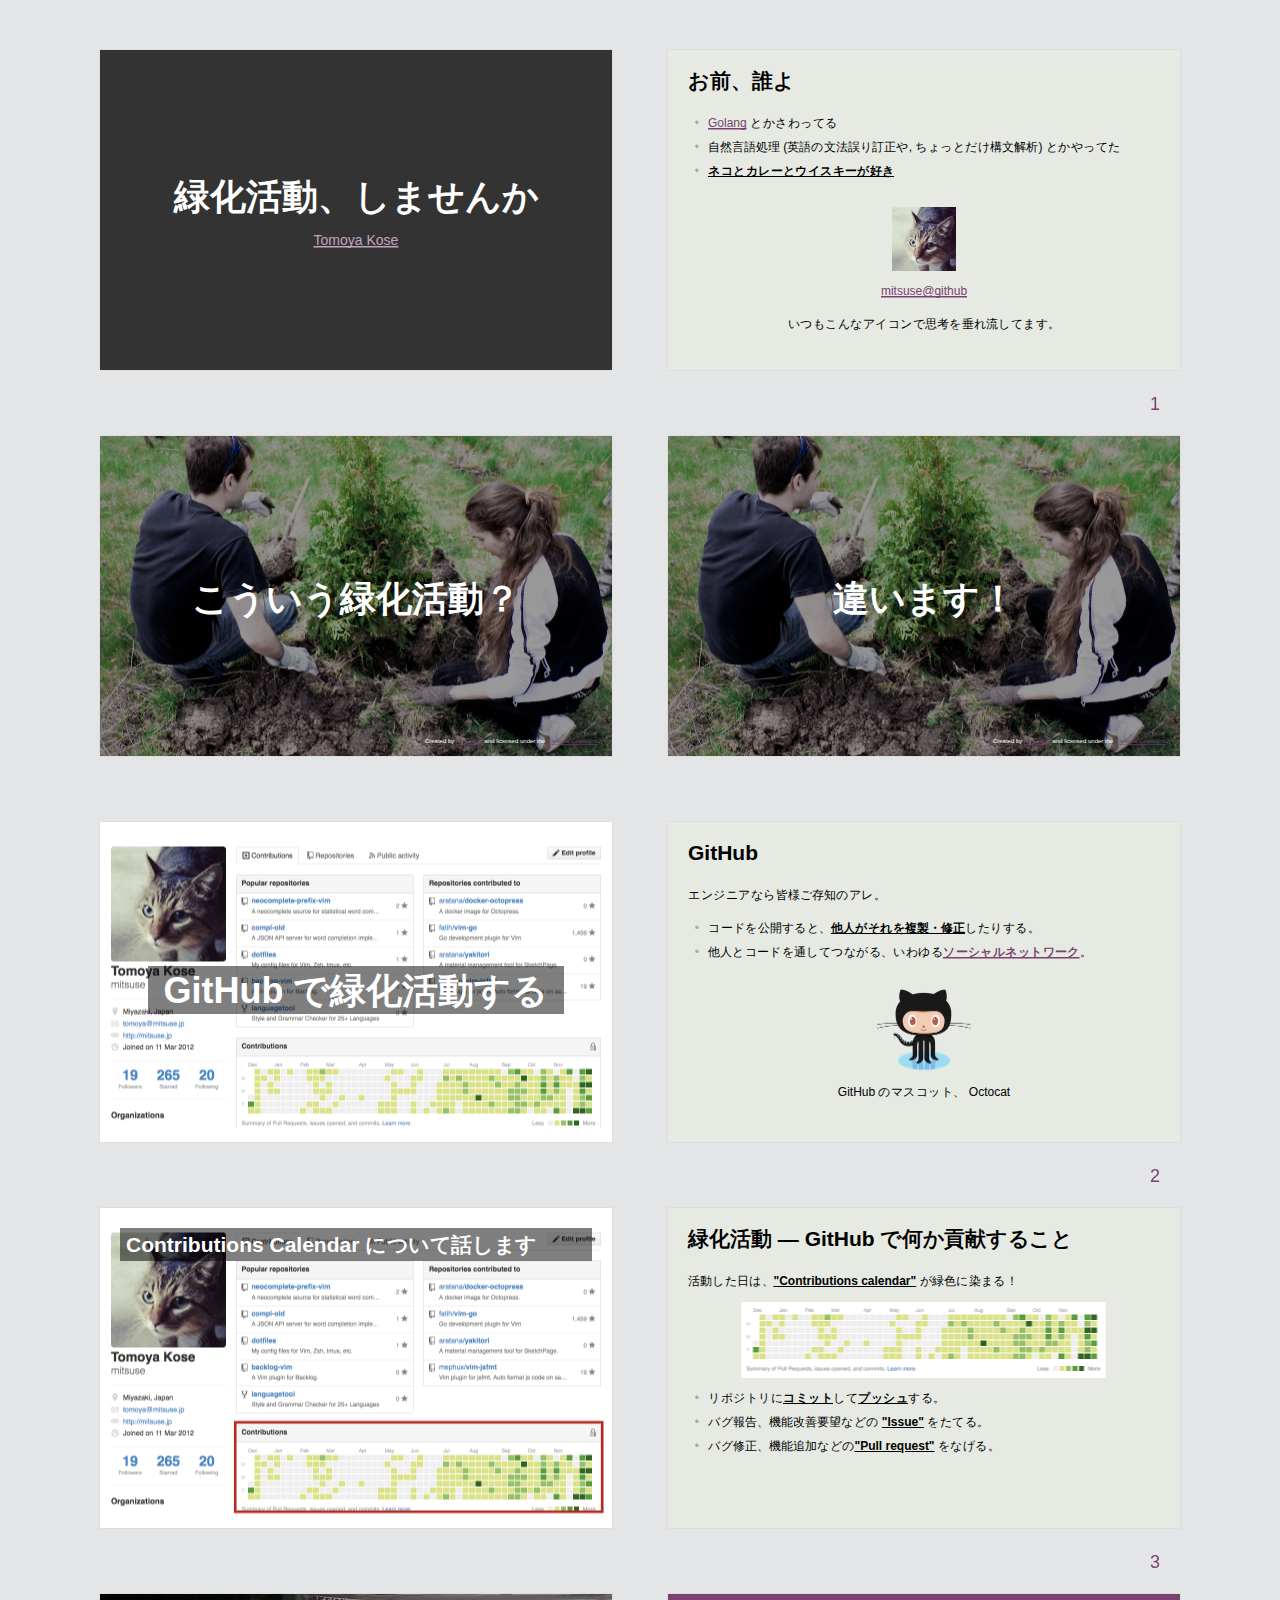
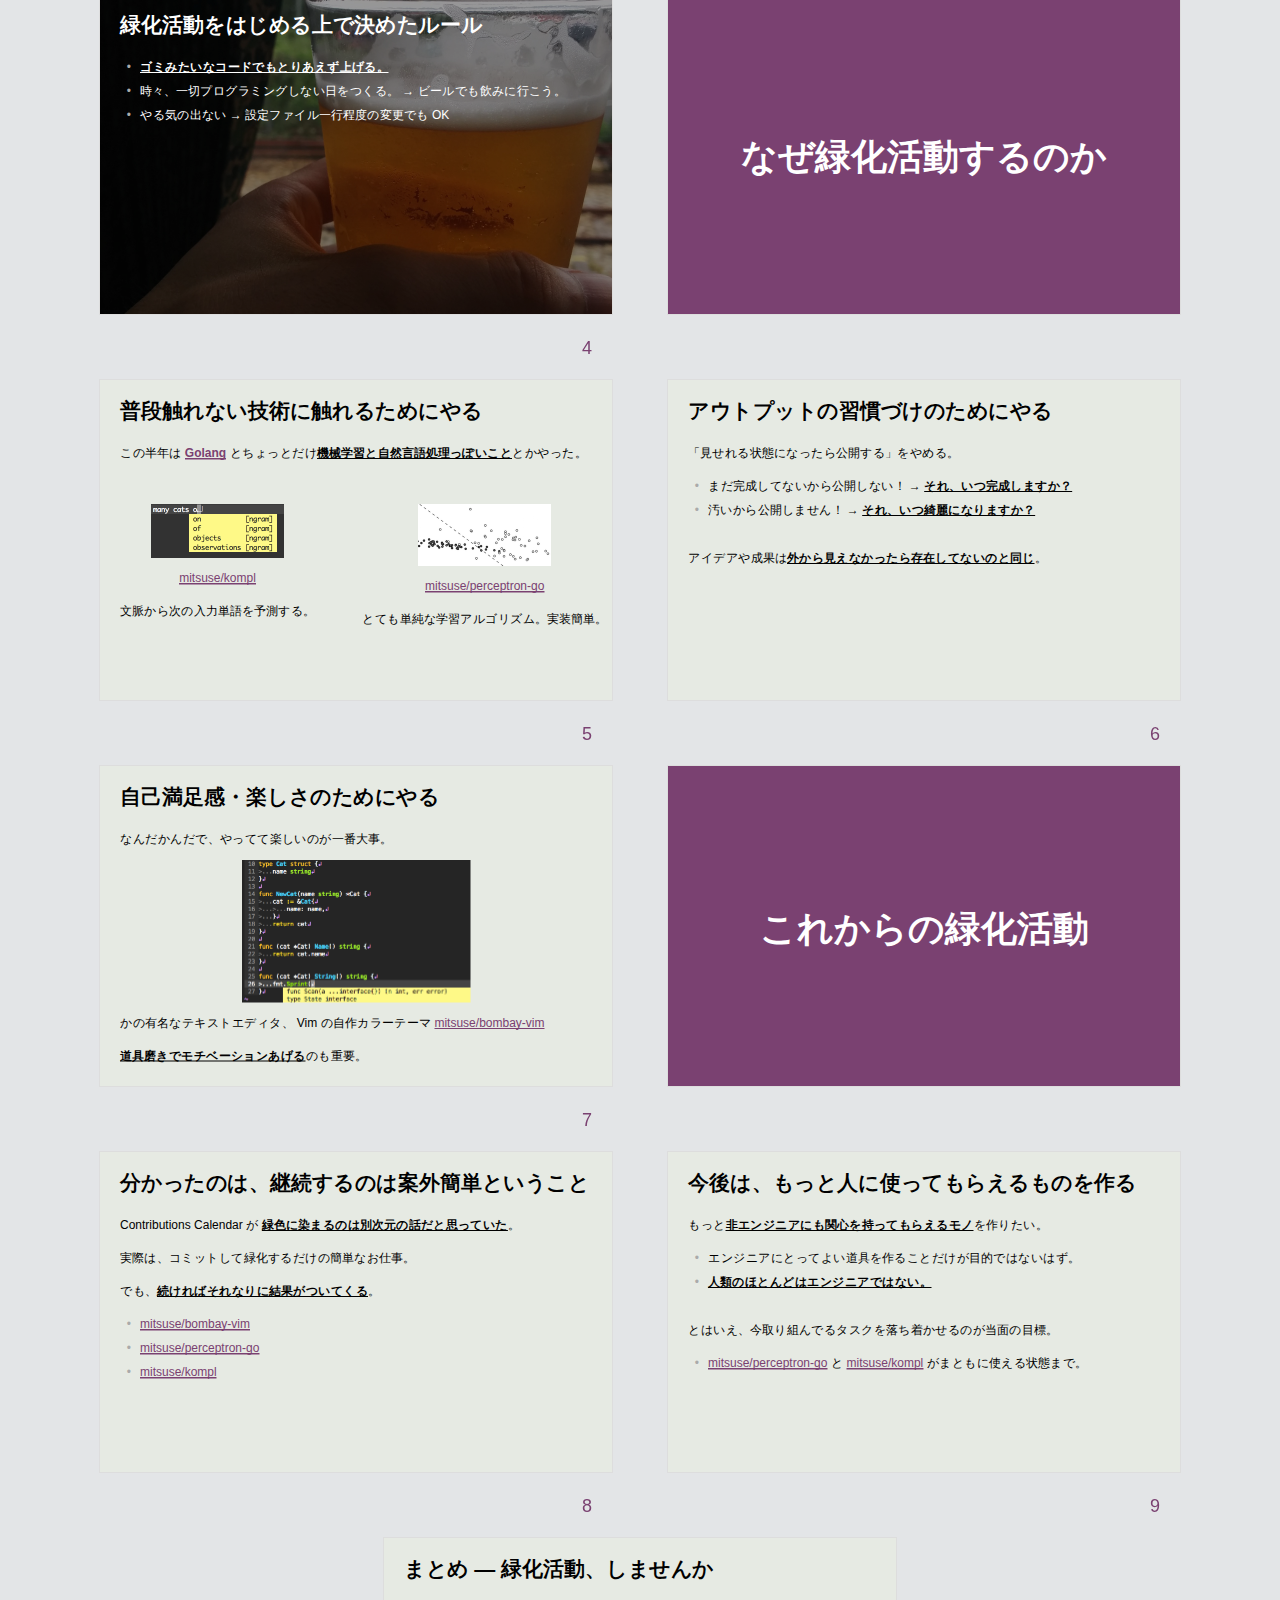
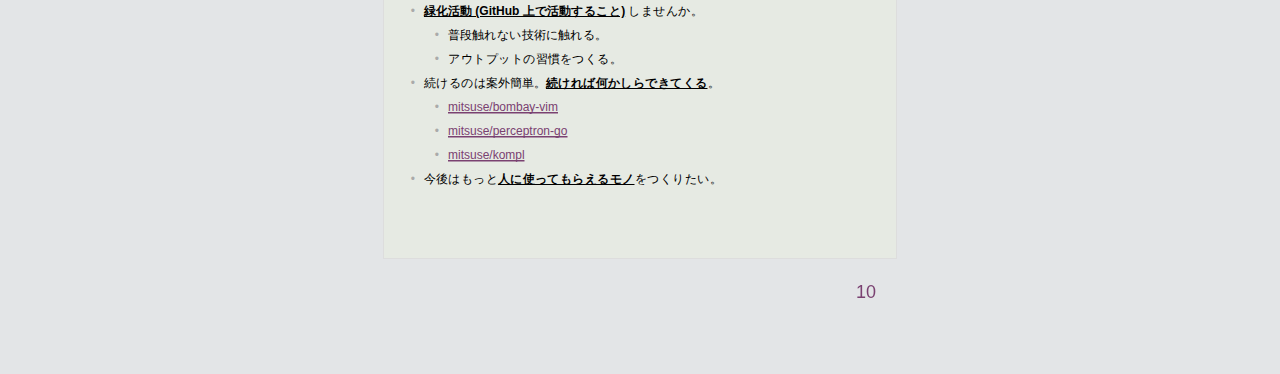
<file: 2014/ryokuka/index.html>
<!DOCTYPE html>
<html lang="en">
<head>
<title>緑化活動、しませんか</title>
<meta charset="utf-8">
<meta name="viewport" content="width=680, user-scalable=no">
<meta http-equiv="x-ua-compatible" content="ie=edge">
<link rel="stylesheet" href="../../themes/default/css/screen.css">
</head>
<body class="list">

<section class="slide title">
<div>
<h2>緑化活動、しませんか</h2>
<h3><a href="http://mitsuse.jp/about/">Tomoya Kose</a></h3>
</div>
</section>

<section class="slide number">
<div>
<h2>お前、誰よ</h2>
<ul>
<li><a href="http://golang.org/">Golang</a> とかさわってる</li>
<li>自然言語処理 (英語の文法誤り訂正や, ちょっとだけ構文解析) とかやってた</li>
<li><u><b>ネコとカレーとウイスキーが好き</b></u></li>
</ul>
<div align="center">
<img src="../../images/icon-128x128-web-2014-12.png"/>
<p><a href="https://github.com/mitsuse">mitsuse@github</a></p>
<p>いつもこんなアイコンで思考を垂れ流してます。</p>
</div>
</div>
</section>

<section class="slide shout">
<div style="
    background-image: url('images/tree_planting.png');
    background-position: center;">
<h2>こういう緑化活動？</h2>
<div style="
    font-size: 12px;
    position: absolute;
    right:24px;
    bottom:0px;">
<p>Created by <a href="https://www.flickr.com/photos/alexindigo/">alexindigo</a> and licensed under the <a href="https://creativecommons.org/licenses/by/2.0/">Creative Commons</a>.</p>
</div>
</div>
</section>

<section class="slide shout">
<div style="
    background-image: url('images/tree_planting.png');
    background-position: center;">
<h2>違います！</h2>
<div style="
    font-size: 12px;
    position: absolute;
    right:24px;
    bottom:0px;">
<p>Created by <a href="https://www.flickr.com/photos/alexindigo/">alexindigo</a> and licensed under the <a href="https://creativecommons.org/licenses/by/2.0/">Creative Commons</a>.</p>
</div>
</div>
</section>

<section class="slide shout">
<div style="
    background-color: #ffffff;
    background-image: url('images/github-mypage-2014-winter.png');
    background-position: center;
    background-repeat: no-repeat;">
<h2 style="
    padding: 12px;
    background-color: rgba(0, 0, 0, 0.5);"
>GitHub で緑化活動する</h2>
</div>
</section>

<section class="slide number">
<div>
<h2>GitHub</h2>
<p>エンジニアなら皆様ご存知のアレ。</p>
<ul>
<li>コードを公開すると、<u><b>他人がそれを複製・修正</b></u>したりする。</li>
<li>他人とコードを通してつながる、いわゆる<b><a href="https://www.google.co.jp/?gws_rd=ssl#q=github+sns">ソーシャルネットワーク</a></b>。</li>
</ul>
<div align="center"/>
<img src="../../images/octocat-small.png"/>
<p>GitHub のマスコット、 Octocat</p>
</div>
</section>

<section class="slide">
<div style="
    background-color: #ffffff;
    background-image: url('images/github-mypage-2014-winter-contributions.png');
    background-position: center;
    background-repeat: no-repeat;">
<h2 style="
    padding: 12px;
    color: #ffffff;
    background-color: rgba(0, 0, 0, 0.5);"
>Contributions Calendar について話します</h2>
</div>
</section>

<section class="slide number">
<div>
<h2>緑化活動 ― GitHub で何か貢献すること</h2>
<p>活動した日は、<u><b>"Contributions calendar"</b></u> が緑色に染まる！</p>
<!-- <p>まるで芝生を植えているようなので、<u><b>緑化活動</b></u>とよばれたりする。</p> -->
<div align="center">
<img src="images/github-contributions-2014-winter.png"/>
</div>
<ul>
<li>リポジトリに<u><b>コミット</b></u>して<u><b>プッシュ</b></u>する。</li>
<li>バグ報告、機能改善要望などの <u><b>"Issue"</b></u> をたてる。</li>
<li>バグ修正、機能追加などの<u><b>"Pull request"</b></u> をなげる。</li>
</ul>
</div>
</section>

<section class="slide number">
<div style="
    background-image: url('images/yufuin-beer.png');
    background-position: center;
    background-repeat: no-repeat;">
<h2 style="color: #ffffff;">緑化活動をはじめる上で決めたルール</h2>
<ul>
<li style="color: #ffffff;"><u><b>ゴミみたいなコードでもとりあえず上げる。</b></u></li>
<li style="color: #ffffff;">時々、一切プログラミングしない日をつくる。 → ビールでも飲みに行こう。</li>
<li style="color: #ffffff;">やる気の出ない → 設定ファイル一行程度の変更でも OK</li>
</ul>
</div>
</section>

<section class="slide shout">
<div>
<h2>なぜ緑化活動するのか</h2>
</div>
</section>

<section class="slide number">
<div>
<h2>普段触れない技術に触れるためにやる</h2>
<p>この半年は <b><a href="http://golang.org/">Golang</a></b> とちょっとだけ<u><b>機械学習と自然言語処理っぽいこと</b></u>とかやった。</p>

<div style="
    position:relative;
    top: 10%;
    ">
<div align="center" style="
    position:relative;
    float:left;">
<img src="images/screenshot-kompl-20141218.png"/>
<p size="14px"><a href="https://github.com/mitsuse/kompl">mitsuse/kompl</a></p>
<p>文脈から次の入力単語を予測する。</p>
</div>

<div align="center" style="
    position:relative;
    left: 10%;
    float:left;">
<img src="images/linear-classification.png"/>
<p size="14px"><a href="https://github.com/mitsuse/perceptron-go">mitsuse/perceptron-go</a></p>
<p>とても単純な学習アルゴリズム。実装簡単。</p>
</div>
</div>

<div style="clear:both"></div>

</div>
</section>

<section class="slide number">
<div>
<h2>アウトプットの習慣づけのためにやる</h2>
<p>「見せれる状態になったら公開する」をやめる。</p>
<ul>
<li>まだ完成してないから公開しない！ → <u><b>それ、いつ完成しますか？</b></u></li>
<li>汚いから公開しません！ → <u><b>それ、いつ綺麗になりますか？</b></u></li>
</ul>
<p>アイデアや成果は<u><b>外から見えなかったら存在してないのと同じ</b></u>。</p>
</div>
</section>

<section class="slide number">
<div>
<h2>自己満足感・楽しさのためにやる</h2>
<p>なんだかんだで、やってて楽しいのが一番大事。</p>
<div align="center">
<img src="images/screenshot-bombay-vim.png"/>
</div>
<p>かの有名なテキストエディタ、 Vim の自作カラーテーマ <a href="https://github.com/mitsuse/bombay-vim">mitsuse/bombay-vim</a></p>
<p><u><b>道具磨きでモチベーションあげる</b></u>のも重要。</p>
</div>
</section>

<section class="slide shout">
<div>
<h2>これからの緑化活動</h2>
</div>
</section>

<section class="slide number">
<div>
<h2>分かったのは、継続するのは案外簡単ということ</h2>
<p>Contributions Calendar が <u><b>緑色に染まるのは別次元の話だと思っていた</b></u>。</p>
<p>実際は、コミットして緑化するだけの簡単なお仕事。</p>
<p>でも、<u><b>続ければそれなりに結果がついてくる</b></u>。</p>
<ul>
<li><a href="https://github.com/mitsuse/bombay-vim">mitsuse/bombay-vim</a></li>
<li><a href="https://github.com/mitsuse/perceptron-go">mitsuse/perceptron-go</a></li>
<li><a href="https://github.com/mitsuse/kompl">mitsuse/kompl</a></li>
</ul>
</div>
</section>

<section class="slide number">
<div>
<h2>今後は、もっと人に使ってもらえるものを作る</h2>
<p>もっと<u><b>非エンジニアにも関心を持ってもらえるモノ</b></u>を作りたい。</p>
<ul>
<li>エンジニアにとってよい道具を作ることだけが目的ではないはず。</li>
<li><u><b>人類のほとんどはエンジニアではない。</b></u></li>
</ul>
<p>とはいえ、今取り組んでるタスクを落ち着かせるのが当面の目標。</p>
<ul>
<li><a href="https://github.com/mitsuse/perceptron-go">mitsuse/perceptron-go</a> と <a href="https://github.com/mitsuse/kompl">mitsuse/kompl</a> がまともに使える状態まで。</li>
</ul>
</div>
</section>

<section class="slide number">
<div>
<h2>まとめ ― 緑化活動、しませんか</h2>
<ul>
<li><u><b>緑化活動 (GitHub 上で活動すること)</b></u> しませんか。</li>
<ul>
<li>普段触れない技術に触れる。</li>
<li>アウトプットの習慣をつくる。</li>
</ul>
<li>続けるのは案外簡単。<u><b>続ければ何かしらできてくる</b></u>。</li>
<ul>
<li><a href="https://github.com/mitsuse/bombay-vim">mitsuse/bombay-vim</a></li>
<li><a href="https://github.com/mitsuse/perceptron-go">mitsuse/perceptron-go</a></li>
<li><a href="https://github.com/mitsuse/kompl">mitsuse/kompl</a></li>
</ul>
<li>今後はもっと<u><b>人に使ってもらえるモノ</b></u>をつくりたい。</li>
</ul>
</div>
</section>

<div class="progress"><div></div></div>
<script src="../../js/shower.min.js"></script>
<!-- Copyright © 2014 Tomoya Kose -->
</body>
</html>
</file>
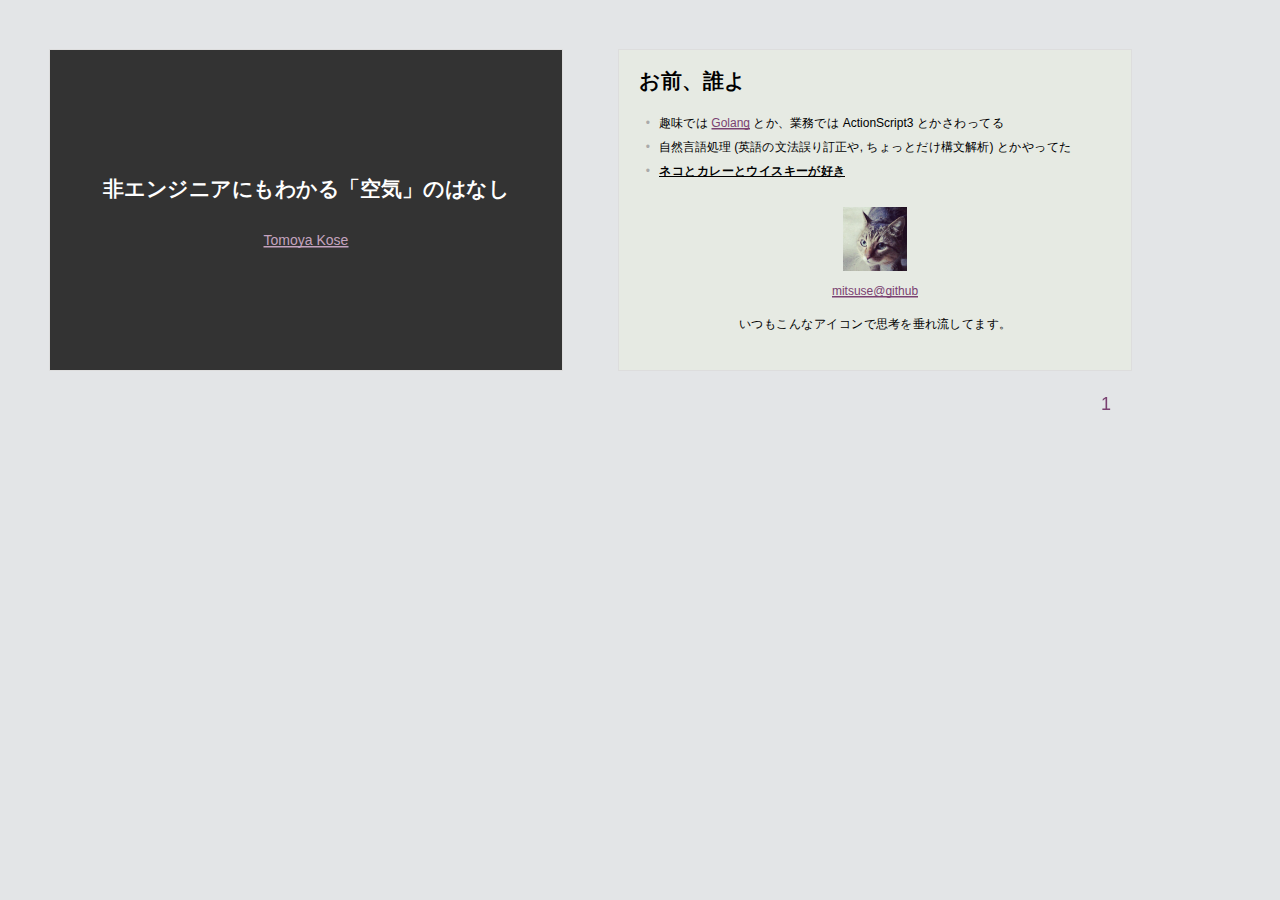
<file: 2015/what-is-adobeair/index.html>
<!DOCTYPE html>
<html lang="en">
<head>
<title>非エンジニアにもわかる「空気」のはなし</title>
<meta charset="utf-8">
<meta name="viewport" content="width=680, user-scalable=no">
<meta http-equiv="x-ua-compatible" content="ie=edge">
<link rel="stylesheet" href="../../themes/default/css/screen.css">
</head>
<body class="list">

<section class="slide title">
<div>
<h2 style="
    font-size: 42px;
">非エンジニアにもわかる「空気」のはなし</h2>
<meta charset="utf-8">
<h3><a href="http://mitsuse.jp/about/">Tomoya Kose</a></h3>
</div>
</section>

<section class="slide number">
<div>
<h2>お前、誰よ</h2>
<ul>
<li>趣味では <a href="http://golang.org/">Golang</a> とか、業務では ActionScript3 とかさわってる</li>
<li>自然言語処理 (英語の文法誤り訂正や, ちょっとだけ構文解析) とかやってた</li>
<li><u><b>ネコとカレーとウイスキーが好き</b></u></li>
</ul>
<div align="center">
<img src="../../images/icon-128x128-web-2014-12.png"/>
<p><a href="https://github.com/mitsuse">mitsuse@github</a></p>
<p>いつもこんなアイコンで思考を垂れ流してます。</p>
</div>
</div>
</section>

<div class="progress"><div></div></div>
<script src="../../js/shower.min.js"></script>
<!-- Copyright © 2015 Tomoya Kose -->
</body>
</html>
</file>
<file: themes/default/css/screen.css>
html, body, div, span, applet, object, iframe, h1, h2, h3, h4, h5, h6, p, blockquote, pre, a, abbr, acronym, address, big, cite, code, del, dfn, em, img, ins, kbd, q, s, samp, small, strike, strong, sub, sup, tt, var, b, u, i, center, dl, dt, dd, ol, ul, li, fieldset, form, label, legend, table, caption, tbody, tfoot, thead, tr, th, td, article, aside, canvas, details, embed, figure, figcaption, footer, header, hgroup, menu, nav, output, ruby, section, summary, time, mark, audio, video {
  margin: 0;
  padding: 0;
  border: 0;
  font-size: 100%;
  font: inherit;
  vertical-align: baseline; }

article, aside, details, figcaption, figure, footer, header, hgroup, menu, nav, section {
  display: block; }

body {
  line-height: 1; }

ol, ul {
  list-style: none; }

blockquote, q {
  quotes: none; }

blockquote:before, blockquote:after, q:before, q:after {
  content: '';
  content: none; }

table {
  border-collapse: collapse;
  border-spacing: 0; }

body {
  counter-reset: slide;
  font: 24px/2 Verdana, "游ゴシック", YuGothic, "ヒラギノ角ゴ ProN W3", "Hiragino Kaku Gothic ProN", "メイリオ", Meiryo, sans-serif; }
  @media print {
    body {
      text-rendering: geometricPrecision; } }

a {
  color: #7a4171;
  background: linear-gradient(to top, currentColor, currentColor 0.09em, transparent 0.09em, transparent) repeat-x;
  text-decoration: none; }

.badge {
  position: absolute;
  top: 0;
  right: 0;
  display: none;
  overflow: hidden;
  visibility: hidden;
  width: 11em;
  height: 11em;
  line-height: 2.5;
  font-size: 15px; }

.badge a {
  position: absolute;
  bottom: 50%;
  right: -50%;
  left: -50%;
  visibility: visible;
  background: #c4a3bf;
  color: #FFF;
  text-align: center;
  transform-origin: 50% 100%;
  transform: rotate(45deg) translateY(-1em); }

.live-region {
  display: none; }

.slide {
  position: relative;
  width: 1024px;
  height: 640px;
  background: #e6eae3;
  color: #000;
  -webkit-print-color-adjust: exact;
  -webkit-text-size-adjust: none;
  -moz-text-size-adjust: none;
  -ms-text-size-adjust: none; }
  @media print {
    .slide {
      page-break-before: always; } }
  .slide > div {
    position: absolute;
    top: 0;
    left: 0;
    overflow: hidden;
    padding: 40px 40px 0 40px;
    width: 944px;
    height: 600px; }

.number:after {
  position: absolute;
  right: 40px;
  bottom: 45px;
  left: 0;
  color: #7a4171;
  font-size: 36px;
  counter-increment: slide;
  content: counter(slide);
  text-align: right;
  line-height: 1; }

.slide h2 {
  margin: 0 0 40px;
  font: 42px/1 Verdana, "游ゴシック", YuGothic, "ヒラギノ角ゴ ProN W3", "Hiragino Kaku Gothic ProN", "メイリオ", Meiryo, sans-serif;
  font-weight: bold; }
.slide p {
  margin: 0 0 18px; }
.slide p.note {
  color: #AAA; }
.slide b, .slide strong {
  font-weight: bold; }
.slide i, .slide em {
  font-style: italic; }
.slide code, .slide kbd, .slide samp {
  padding: 5px 7px 1px;
  background: rgba(0, 0, 0, 0.08);
  color: #000;
  line-height: 1;
  font-family: 'Anka Coder', monospace; }
.slide mark {
  padding: 2px 7px;
  background: #FAFAC4;
  color: #000; }
.slide sub, .slide sup {
  position: relative;
  line-height: 0;
  font-size: 75%; }
.slide sub {
  bottom: -0.25em; }
.slide sup {
  top: -0.5em; }
.slide blockquote {
  font-style: italic;
  margin-left: 80px; }
  .slide blockquote:before {
    position: absolute;
    margin: -49px 0 0 -100px;
    color: #DDD;
    content: '\201C';
    line-height: 1;
    font-size: 200px; }
  .slide blockquote + figcaption {
    margin: -48px 0 48px;
    font-style: italic;
    font-weight: bold; }
.slide ol, .slide ul {
  margin: 0 40px 48px;
  counter-reset: list; }
  .slide ol li, .slide ul li {
    text-indent: -2em; }
    .slide ol li:before, .slide ul li:before {
      display: inline-block;
      width: 2em;
      color: #AAA;
      text-align: right; }
  .slide ol ol, .slide ol ul, .slide ul ol, .slide ul ul {
    margin: 0 0 0 2em; }
.slide ul > li:before {
  content: '\2022\00A0\00A0\2009'; }
.slide ul > li:lang(ru):before {
  content: '\2014\00A0\2009'; }
.slide ol > li:before {
  counter-increment: list;
  content: counter(list) '.\00A0\2009'; }
.slide pre {
  margin: 0 0 45px;
  padding: 3px 0 0;
  counter-reset: code;
  white-space: normal;
  tab-size: 4; }
  .slide pre code {
    display: block;
    padding: 0;
    background: none;
    white-space: pre;
    line-height: 2; }
    .slide pre code:before {
      position: absolute;
      margin-left: -50px;
      color: #AAA;
      counter-increment: code;
      content: counter(code, decimal-leading-zero) '.'; }
    .slide pre code:only-child:before {
      content: ''; }
  .slide pre mark {
    padding: 5px 7px 1px; }
    .slide pre mark.important {
      background: #c4a3bf;
      color: #FFF; }
    .slide pre mark.comment {
      padding: 0;
      background: none;
      color: #AAA; }
.slide table {
  margin: 0 0 50px;
  width: 100%;
  border-collapse: collapse;
  border-spacing: 0; }
  .slide table th, .slide table td {
    background: linear-gradient(to top, #c4a3bf, #c4a3bf 0.055em, transparent 0.055em, transparent) repeat-x; }
  .slide table th {
    text-align: left;
    font-weight: bold; }
  .slide table.striped tr:nth-child(even) {
    background: #faf7f9; }
.slide.title {
  color: #FFF;
  background: #333; }
  .slide.title h2 {
    position: absolute;
    top: 40%;
    left: 96px;
    right: 96px;
    font-size: 72px;
    text-align: center; }
  .slide.title h3 {
    position: absolute;
    top: 55%;
    left: 96px;
    right: 96px;
    font-size: 28px;
    text-align: center; }
  .slide.title a {
    color: #c4a3bf; }
  .slide.title img, .slide.title svg, .slide.title video, .slide.title object, .slide.title canvas, .slide.title iframe {
    position: absolute;
    top: 0;
    left: 0;
    z-index: -1; }
  .slide.title.w img, .slide.title.w svg, .slide.title.w video, .slide.title.w object, .slide.title.w canvas, .slide.title.w iframe {
    top: 50%;
    width: 100%;
    transform: translateY(-50%); }
  .slide.title.h img, .slide.title.h svg, .slide.title.h video, .slide.title.h object, .slide.title.h canvas, .slide.title.h iframe {
    left: 50%;
    height: 100%;
    transform: translateX(-50%); }
  .slide.title.w.h img, .slide.title.w.h svg, .slide.title.w.h video, .slide.title.w.h object, .slide.title.w.h canvas, .slide.title.w.h iframe {
    top: 0;
    left: 0;
    transform: none; }
.slide.shout {
  color: #FFF;
  background: #7a4171; }
  .slide.shout h2 {
    position: absolute;
    top: 45%;
    left: 96px;
    right: 96px;
    font-size: 72px;
    text-align: center; }
  .slide.shout img, .slide.shout svg, .slide.shout video, .slide.shout object, .slide.shout canvas, .slide.shout iframe {
    position: absolute;
    top: 0;
    left: 0;
    z-index: -1; }
  .slide.shout.w img, .slide.shout.w svg, .slide.shout.w video, .slide.shout.w object, .slide.shout.w canvas, .slide.shout.w iframe {
    top: 50%;
    width: 100%;
    transform: translateY(-50%); }
  .slide.shout.h img, .slide.shout.h svg, .slide.shout.h video, .slide.shout.h object, .slide.shout.h canvas, .slide.shout.h iframe {
    left: 50%;
    height: 100%;
    transform: translateX(-50%); }
  .slide.shout.w.h img, .slide.shout.w.h svg, .slide.shout.w.h video, .slide.shout.w.h object, .slide.shout.w.h canvas, .slide.shout.w.h iframe {
    top: 0;
    left: 0;
    transform: none; }
.slide .place {
  position: absolute;
  top: 50%;
  left: 50%;
  transform: translate(-50%, -50%); }
  .slide .place.t.l, .slide .place.t.r, .slide .place.b.r, .slide .place.b.l {
    transform: none; }
  .slide .place.t, .slide .place.b {
    transform: translate(-50%, 0); }
  .slide .place.l, .slide .place.r {
    transform: translate(0, -50%); }
  .slide .place.t, .slide .place.t.l, .slide .place.t.r {
    top: 0; }
  .slide .place.r {
    right: 0;
    left: auto; }
  .slide .place.b, .slide .place.b.r, .slide .place.b.l {
    top: auto;
    bottom: 0; }
  .slide .place.l {
    left: 0; }
.slide footer {
  position: absolute;
  left: 0;
  right: 0;
  bottom: -640px;
  z-index: 1;
  display: none;
  padding: 21px 40px 4px 40px;
  background: #FAFAC4;
  box-shadow: 0 0 0 2px rgba(0, 0, 0, 0.05);
  transition: bottom 0.3s; }
  .slide footer p {
    margin: 0 0 16px; }
  .slide footer mark {
    background: rgba(255, 255, 255, 0.7); }
.slide:hover footer {
  bottom: 0; }

@media screen {
  .list {
    position: absolute;
    clip: rect(0, auto, auto, 0);
    padding: 50px 0 50px 50px;
    background: #e3e5e7;
    text-align: center; }
    .list .caption, .list .badge {
      display: block; }
    .list .slide {
      position: relative;
      top: 270px;
      display: inline-block;
      margin: -270px -462px 0 0;
      text-align: left;
      transform-origin: 0 0;
      transform: scale(0.5); }
      @media (max-width: 1180px) {
        .list .slide {
          top: 430px;
          margin: -430px -718px 0 0;
          transform: scale(0.25); } }
      .list .slide:before {
        position: absolute;
        top: 0;
        left: 0;
        z-index: -1;
        width: 512px;
        height: 320px;
        box-shadow: 0 0 0 1px #DDD;
        content: '';
        transform-origin: 0 0;
        transform: scale(2); }
        @media (max-width: 1180px) {
          .list .slide:before {
            width: 256px;
            height: 160px;
            transform: scale(4); } }
      .list .slide:after {
        top: 100%;
        bottom: auto;
        padding-top: 50px; }
        @media (max-width: 1180px) {
          .list .slide:after {
            width: 512px;
            transform-origin: 0 0;
            transform: scale(2); } }
      .list .slide:hover:before {
        box-shadow: 0 0 0 1px #EEE, 0 0 0 12px rgba(255, 255, 255, 0.5); }
      .list .slide:target:before {
        box-shadow: 0 0 10px 0 #ba93b4, 0 0 0 12px #c4a3bf; }
      .list .slide:target:after {
        color: #c4a3bf; }
      .list .slide > div:before {
        position: absolute;
        top: 0;
        right: 0;
        bottom: 0;
        left: 0;
        z-index: 2;
        content: ''; }
      .list .slide footer {
        display: block; }

  .full {
    position: absolute;
    top: 50%;
    left: 50%;
    overflow: hidden;
    margin: -320px 0 0 -512px;
    width: 1024px;
    height: 640px;
    background: #000; }
    .full.debug:after {
      position: absolute;
      top: 0;
      right: 0;
      bottom: 0;
      left: 0;
      z-index: 2;
      background: url(../images/grid-16x10.svg) no-repeat;
      content: ''; }
    .full .live-region {
      position: absolute;
      clip: rect(0 0 0 0);
      overflow: hidden;
      margin: -1px;
      padding: 0;
      width: 1px;
      height: 1px;
      border: none;
      display: block; }
    .full .slide {
      position: absolute;
      top: 0;
      left: 0;
      margin-left: 150%; }
      .full .slide .next {
        visibility: hidden; }
        .full .slide .next.active {
          visibility: visible; }
      .full .slide:target {
        margin: 0; }
    .full .progress {
      position: absolute;
      right: 0;
      bottom: 0;
      left: 0;
      z-index: 1; }
      .full .progress div {
        position: absolute;
        left: 0;
        bottom: 0;
        width: 0;
        height: 8px;
        background: #7a4171;
        transition: width 0.2s linear; }
 }

@page {
  margin: 0;
  size: 1024px 640px; }
</file>
